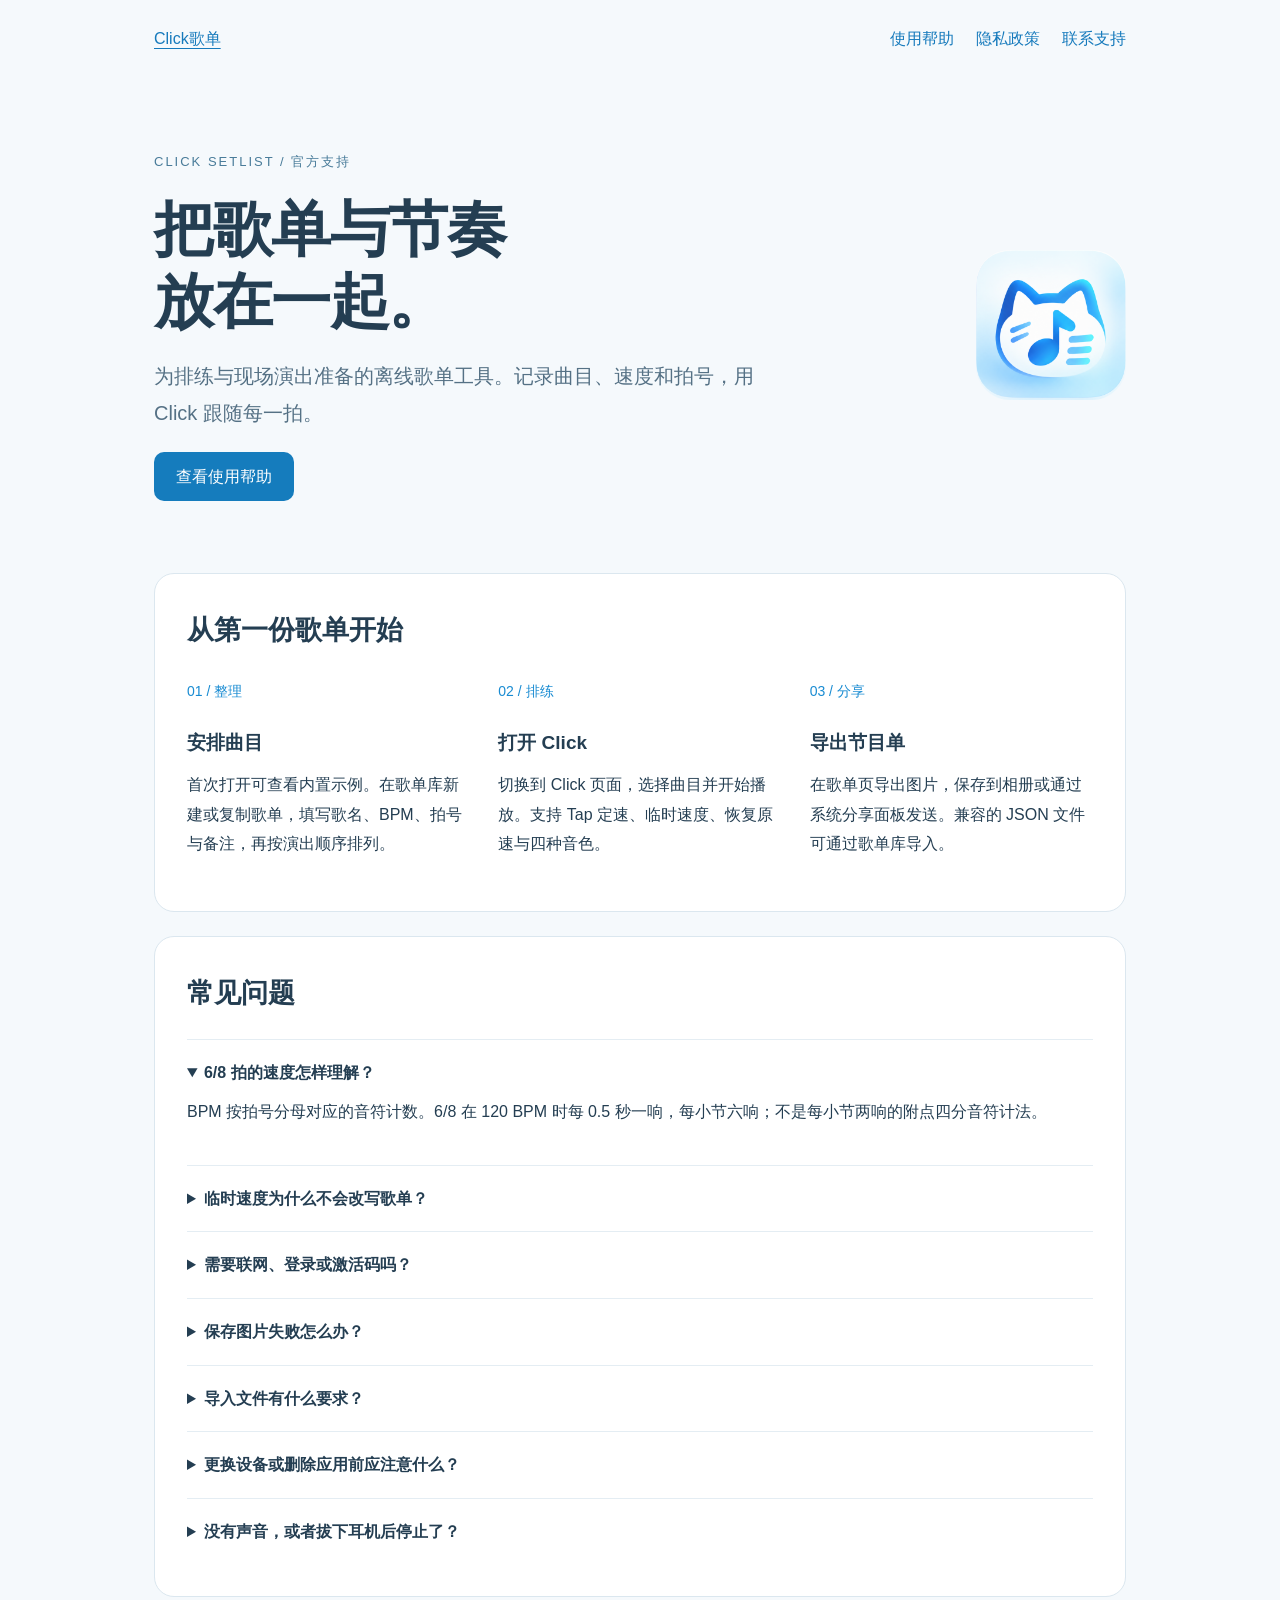
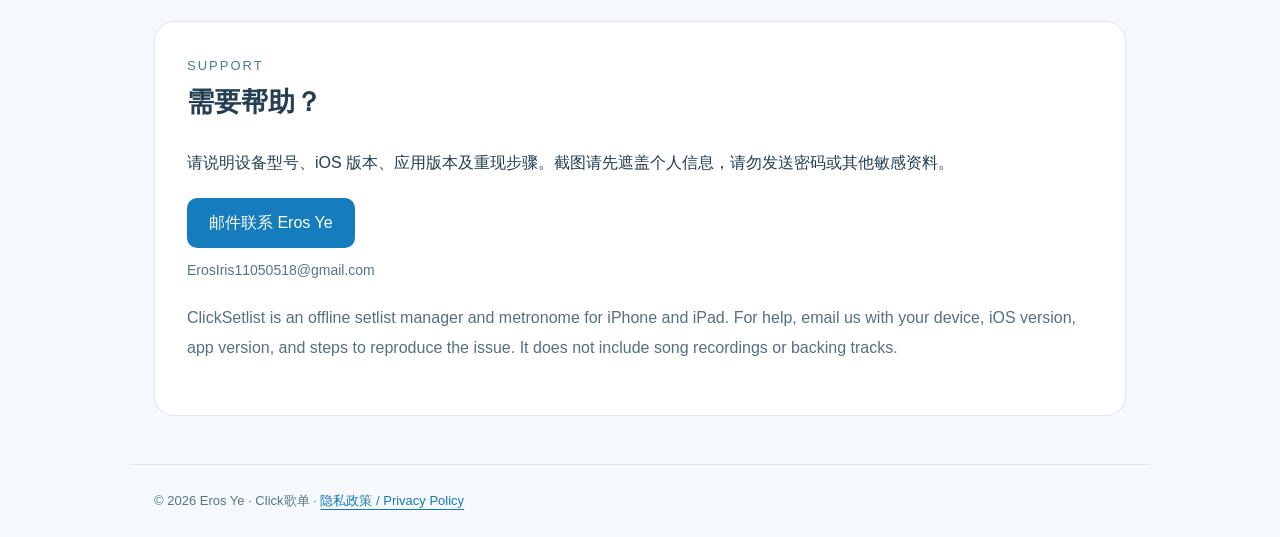
<file: index.html>
<!doctype html><html lang="zh-CN"><head><meta charset="utf-8"><meta name="viewport" content="width=device-width,initial-scale=1"><title>Click歌单 · 技术支持</title><meta name="description" content="Click歌单官方使用帮助、常见问题与隐私政策。"><link rel="icon" href="./icon.png"><link rel="stylesheet" href="./style.css"></head><body>
<header><a href="./">Click歌单</a><nav aria-label="导航"><a href="#support">使用帮助</a><a href="./privacy.html">隐私政策</a><a href="mailto:ErosIris11050518@gmail.com">联系支持</a></nav></header><main>
<section class="hero"><div><div class="label">CLICK SETLIST / 官方支持</div><h1>把歌单与节奏<br>放在一起。</h1><p class="lead">为排练与现场演出准备的离线歌单工具。记录曲目、速度和拍号，用 Click 跟随每一拍。</p><a class="button" href="#support">查看使用帮助</a></div><img src="./icon.png" alt="Click歌单猫咪图标" width="150" height="150"></section>
<section class="panel" id="support"><h2>从第一份歌单开始</h2><div class="steps"><div><span class="number">01 / 整理</span><h3>安排曲目</h3><p>首次打开可查看内置示例。在歌单库新建或复制歌单，填写歌名、BPM、拍号与备注，再按演出顺序排列。</p></div><div><span class="number">02 / 排练</span><h3>打开 Click</h3><p>切换到 Click 页面，选择曲目并开始播放。支持 Tap 定速、临时速度、恢复原速与四种音色。</p></div><div><span class="number">03 / 分享</span><h3>导出节目单</h3><p>在歌单页导出图片，保存到相册或通过系统分享面板发送。兼容的 JSON 文件可通过歌单库导入。</p></div></div></section>
<section class="panel"><h2>常见问题</h2><details open><summary>6/8 拍的速度怎样理解？</summary><p>BPM 按拍号分母对应的音符计数。6/8 在 120 BPM 时每 0.5 秒一响，每小节六响；不是每小节两响的附点四分音符计法。</p></details><details><summary>临时速度为什么不会改写歌单？</summary><p>临时速度用于排练，不会自动改写歌单。要保存新速度，请在歌单表格中编辑 BPM；“恢复原速”可回到歌单速度。</p></details><details><summary>需要联网、登录或激活码吗？</summary><p>iOS 版的歌单和节拍器功能离线运行，无需账号或外部激活码。App Store 下载及系统分享服务可能需要网络。</p></details><details><summary>保存图片失败怎么办？</summary><p>请在系统设置中检查 Click歌单的照片添加权限，也可以使用系统分享面板。拒绝照片权限不影响歌单编辑和节拍器。</p></details><details><summary>导入文件有什么要求？</summary><p>使用兼容的 UTF-8 JSON 歌单文件，大小不超过 2 MB。先查看导入预览再确认；导入以副本追加，不覆盖原有歌单。</p></details><details><summary>更换设备或删除应用前应注意什么？</summary><p>数据保存在设备本地，应用没有自建云同步服务。请保留重要歌单的图片及可用源文件；删除应用可能删除本地数据。系统备份是否包含数据取决于您的 iOS 设置。</p></details><details><summary>没有声音，或者拔下耳机后停止了？</summary><p>请检查媒体音量、应用音量和当前音频输出。音频被中断或原有输出设备移除时，Click 会停止；检查输出后手动重新开始。</p></details></section>
<section class="panel"><div class="label">SUPPORT</div><h2>需要帮助？</h2><p>请说明设备型号、iOS 版本、应用版本及重现步骤。截图请先遮盖个人信息，请勿发送密码或其他敏感资料。</p><a class="button" href="mailto:ErosIris11050518@gmail.com?subject=ClickSetlist%20Support">邮件联系 Eros Ye</a><p class="note">ErosIris11050518@gmail.com</p><p class="english" lang="en">ClickSetlist is an offline setlist manager and metronome for iPhone and iPad. For help, email us with your device, iOS version, app version, and steps to reproduce the issue. It does not include song recordings or backing tracks.</p></section></main><footer>© 2026 Eros Ye · Click歌单 · <a href="./privacy.html">隐私政策 / Privacy Policy</a></footer></body></html>
</file>
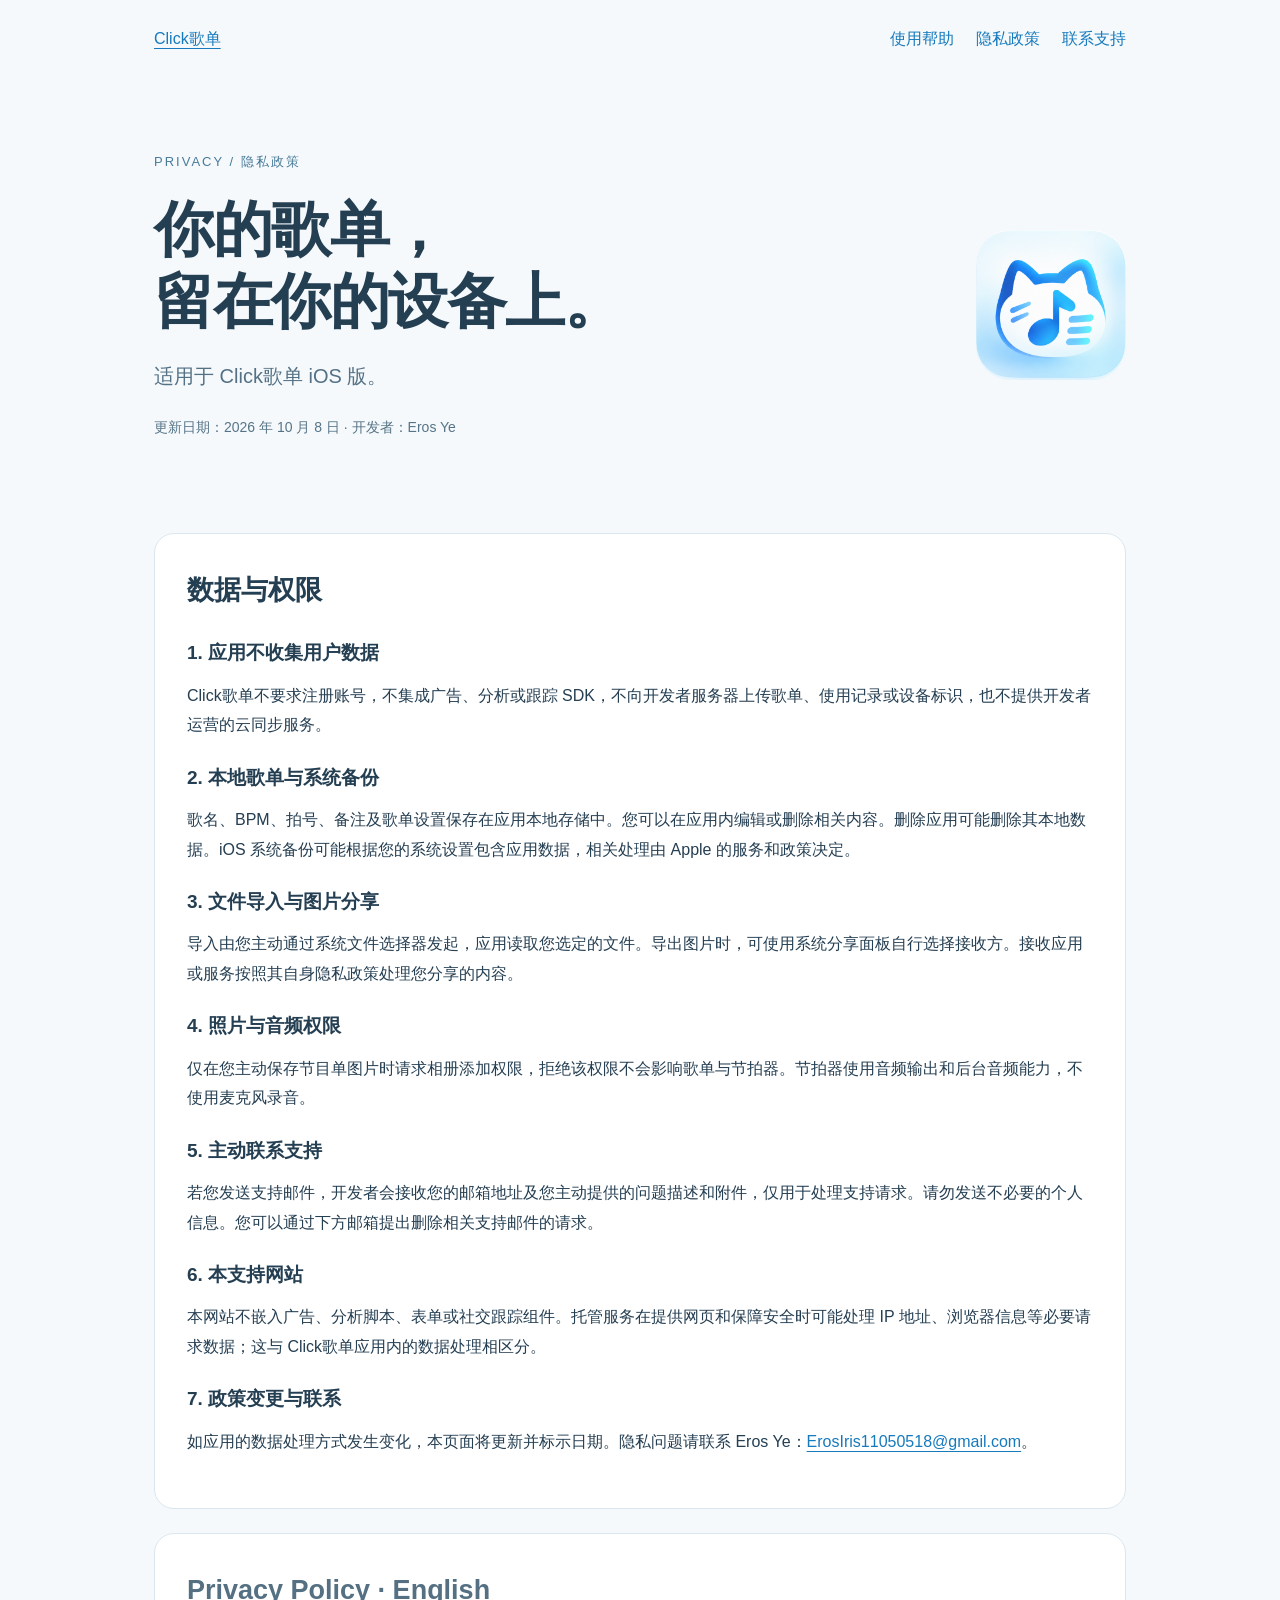
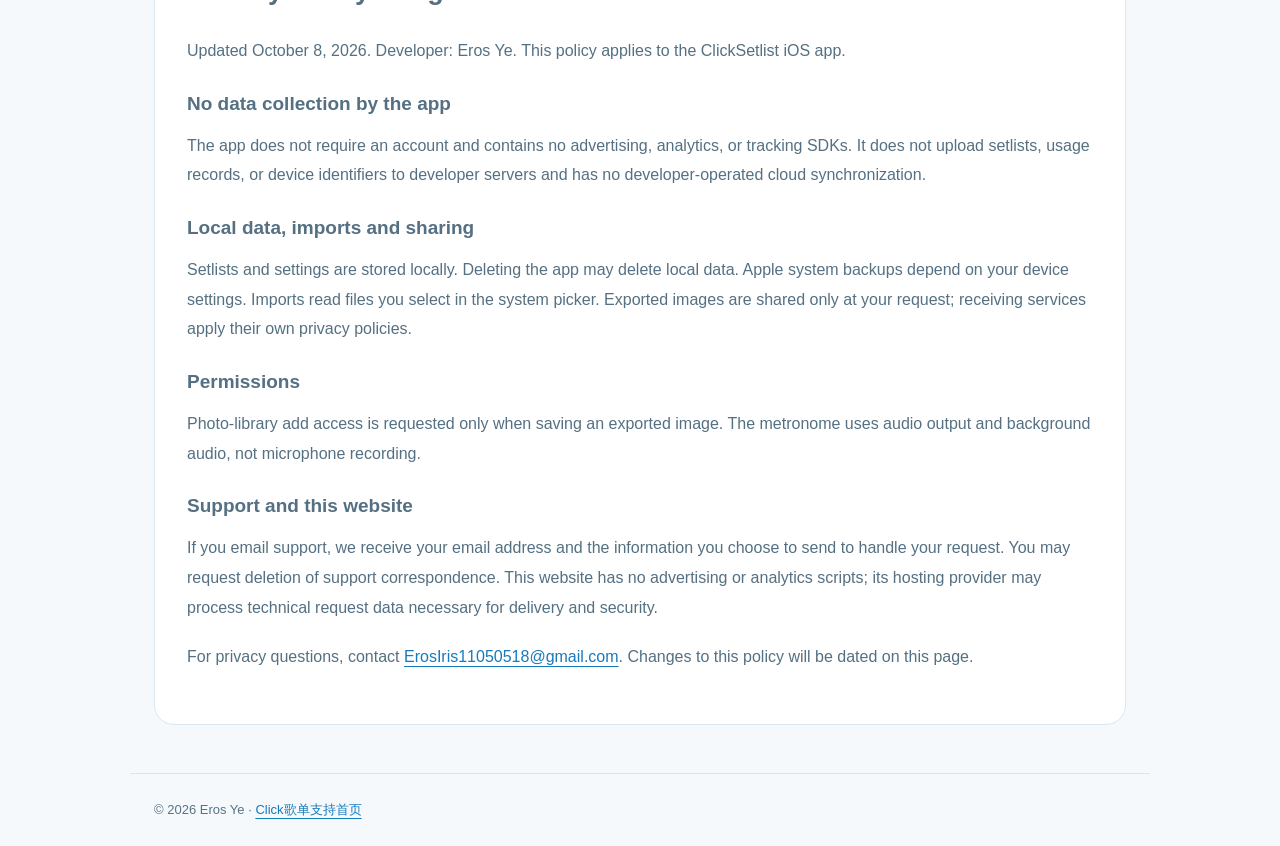
<file: privacy.html>
<!doctype html><html lang="zh-CN"><head><meta charset="utf-8"><meta name="viewport" content="width=device-width,initial-scale=1"><title>Click歌单 · 隐私政策</title><meta name="description" content="Click歌单 iOS 隐私政策。"><link rel="icon" href="./icon.png"><link rel="stylesheet" href="./style.css"></head><body><header><a href="./">Click歌单</a><nav aria-label="导航"><a href="./#support">使用帮助</a><a href="./privacy.html">隐私政策</a><a href="mailto:ErosIris11050518@gmail.com">联系支持</a></nav></header><main>
<section class="hero"><div><div class="label">PRIVACY / 隐私政策</div><h1>你的歌单，<br>留在你的设备上。</h1><p class="lead">适用于 Click歌单 iOS 版。</p><p class="note">更新日期：2026 年 10 月 8 日 · 开发者：Eros Ye</p></div><img src="./icon.png" alt="Click歌单图标" width="150" height="150"></section>
<article class="panel"><h2>数据与权限</h2><h3>1. 应用不收集用户数据</h3><p>Click歌单不要求注册账号，不集成广告、分析或跟踪 SDK，不向开发者服务器上传歌单、使用记录或设备标识，也不提供开发者运营的云同步服务。</p><h3>2. 本地歌单与系统备份</h3><p>歌名、BPM、拍号、备注及歌单设置保存在应用本地存储中。您可以在应用内编辑或删除相关内容。删除应用可能删除其本地数据。iOS 系统备份可能根据您的系统设置包含应用数据，相关处理由 Apple 的服务和政策决定。</p><h3>3. 文件导入与图片分享</h3><p>导入由您主动通过系统文件选择器发起，应用读取您选定的文件。导出图片时，可使用系统分享面板自行选择接收方。接收应用或服务按照其自身隐私政策处理您分享的内容。</p><h3>4. 照片与音频权限</h3><p>仅在您主动保存节目单图片时请求相册添加权限，拒绝该权限不会影响歌单与节拍器。节拍器使用音频输出和后台音频能力，不使用麦克风录音。</p><h3>5. 主动联系支持</h3><p>若您发送支持邮件，开发者会接收您的邮箱地址及您主动提供的问题描述和附件，仅用于处理支持请求。请勿发送不必要的个人信息。您可以通过下方邮箱提出删除相关支持邮件的请求。</p><h3>6. 本支持网站</h3><p>本网站不嵌入广告、分析脚本、表单或社交跟踪组件。托管服务在提供网页和保障安全时可能处理 IP 地址、浏览器信息等必要请求数据；这与 Click歌单应用内的数据处理相区分。</p><h3>7. 政策变更与联系</h3><p>如应用的数据处理方式发生变化，本页面将更新并标示日期。隐私问题请联系 Eros Ye：<a href="mailto:ErosIris11050518@gmail.com">ErosIris11050518@gmail.com</a>。</p></article>
<article class="panel english" lang="en"><h2>Privacy Policy · English</h2><p>Updated October 8, 2026. Developer: Eros Ye. This policy applies to the ClickSetlist iOS app.</p><h3>No data collection by the app</h3><p>The app does not require an account and contains no advertising, analytics, or tracking SDKs. It does not upload setlists, usage records, or device identifiers to developer servers and has no developer-operated cloud synchronization.</p><h3>Local data, imports and sharing</h3><p>Setlists and settings are stored locally. Deleting the app may delete local data. Apple system backups depend on your device settings. Imports read files you select in the system picker. Exported images are shared only at your request; receiving services apply their own privacy policies.</p><h3>Permissions</h3><p>Photo-library add access is requested only when saving an exported image. The metronome uses audio output and background audio, not microphone recording.</p><h3>Support and this website</h3><p>If you email support, we receive your email address and the information you choose to send to handle your request. You may request deletion of support correspondence. This website has no advertising or analytics scripts; its hosting provider may process technical request data necessary for delivery and security.</p><p>For privacy questions, contact <a href="mailto:ErosIris11050518@gmail.com">ErosIris11050518@gmail.com</a>. Changes to this policy will be dated on this page.</p></article></main><footer>© 2026 Eros Ye · <a href="./">Click歌单支持首页</a></footer></body></html>
</file>
<file: style.css>
*{box-sizing:border-box}html{scroll-behavior:smooth}body{margin:0;background:#f5f9fc;color:#243e52;font:16px/1.85 -apple-system,BlinkMacSystemFont,"Segoe UI",sans-serif}a{color:#167abc;text-underline-offset:4px}header,main,footer{max-width:1020px;margin:auto;padding:24px}header{display:flex;align-items:center;justify-content:space-between;gap:20px}nav{display:flex;gap:22px;flex-wrap:wrap}nav a{text-decoration:none}h1{font-size:clamp(34px,6vw,60px);line-height:1.2;letter-spacing:-1.5px;margin:20px 0}h2{font-size:27px;margin:0 0 20px}h3{font-size:19px;margin-bottom:6px}p{margin:10px 0 20px}.hero{display:grid;grid-template-columns:1fr 150px;gap:40px;align-items:center;padding:48px 0}.hero img{width:150px;border-radius:34px}.label{font-size:13px;letter-spacing:2px;color:#487b99}.lead{max-width:630px;font-size:20px;color:#557185}.button{display:inline-block;background:#157cbd;color:white;padding:10px 22px;border-radius:10px;text-decoration:none}.panel{background:white;border:1px solid #dbe7ef;border-radius:20px;padding:32px;margin:24px 0}.steps{display:grid;grid-template-columns:repeat(3,1fr);gap:28px}.number{font-size:14px;color:#188bd2}details{border-top:1px solid #e4edf3;padding:18px 0}summary{cursor:pointer;font-weight:600}footer{border-top:1px solid #dbe7ef;font-size:13px;color:#577486}section{scroll-margin-top:24px}.english{color:#547082}.note{font-size:14px;color:#577486}@media(max-width:650px){header{align-items:flex-start;flex-direction:column}.hero{grid-template-columns:1fr 76px;gap:16px;padding:25px 0}.hero img{width:76px;border-radius:18px}.steps{grid-template-columns:1fr;gap:8px}.panel{padding:22px}main{padding-top:0}nav{gap:18px}h1{letter-spacing:-.5px}}
</file>
